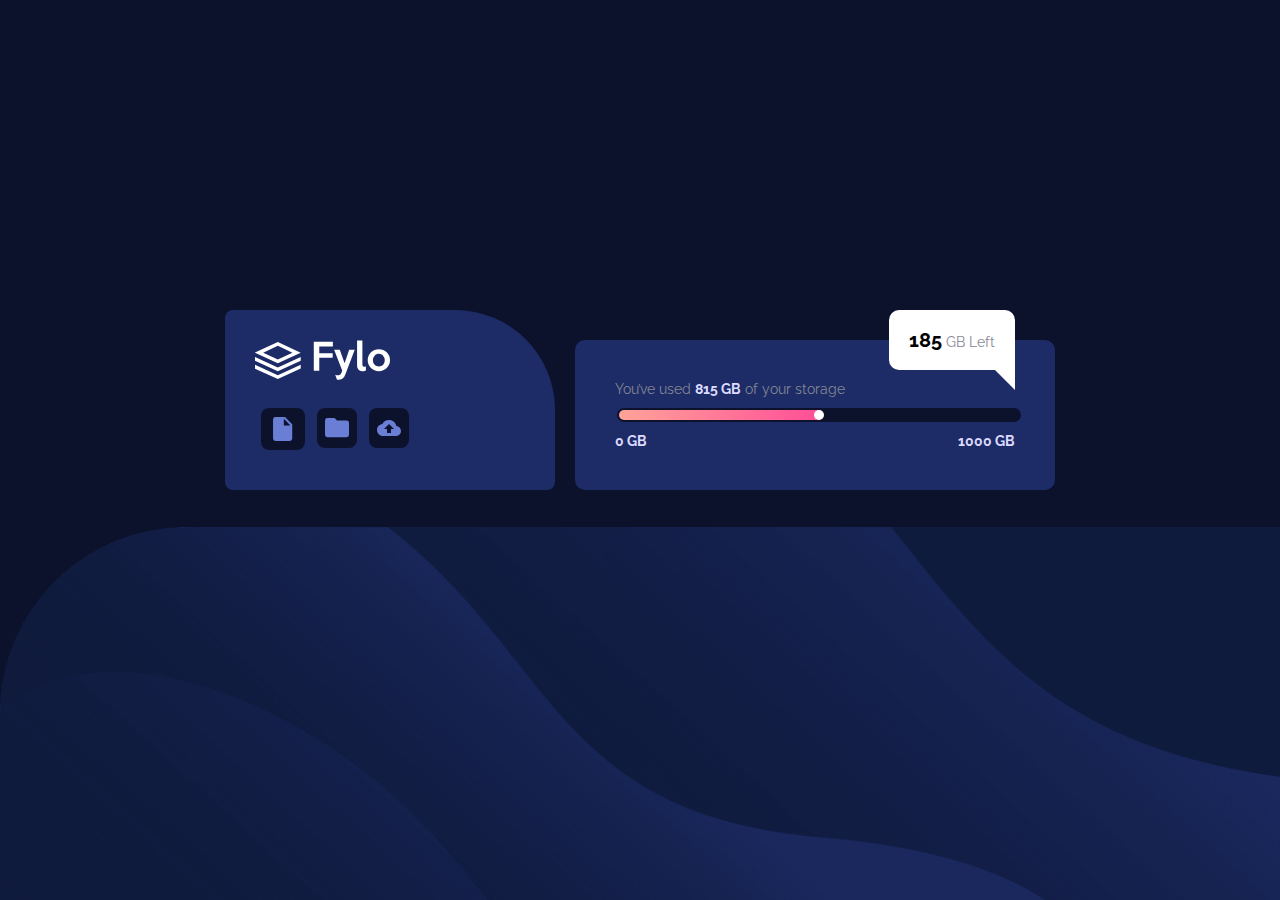
<file: index.html>
<!DOCTYPE html>
<html lang="en">
<head>
  <meta charset="UTF-8">
  <meta name="viewport" content="width=device-width, initial-scale=1.0"> <!-- displays site properly based on user's device -->

  <link rel="icon" type="image/png" sizes="32x32" href="./images/favicon-32x32.png">
  <link rel="stylesheet" href="reset.css">
  <link rel="stylesheet" href="style.css">

  <title>Frontend Mentor | Fylo data storage component</title>

  <!-- Feel free to remove these styles or customise in your own stylesheet 👍 -->
  <style>
    .attribution { font-size: 11px; text-align: center; }
    .attribution a { color: hsl(228, 45%, 44%); }
  </style>
</head>
<body>

  <div class="container-main">

    <div class="container-options">
      
      <a href="index.html"><img src="./images/logo.svg" alt=""><h1>Fylo</h1></a>

      <div class="options"> 

        <input type="document" name="file" class="button">
        <input type="button" name="folder" class="button">
        <input type="button" name="upload" class="button">
      
      </div>

    </div>

    <div class="storage">

      <p>You’ve used <span class="number">815 GB</span> of your storage</p> 

      <div class="limit">

        <div class="bar-progress"></div>
        <input class="slider" type="range" name="" id="" min="0" max="10">

        <span class="number start">0 GB</span>
        <span class="number end">1000 GB</span>

      </div>
      
    </div>

    <div class="ballon">
      <p><span class="number">185</span> GB Left</p>
    </div>
  </div>
  

  <!-- <div class="attribution">
    Challenge by <a href="https://www.frontendmentor.io?ref=challenge" target="_blank">Frontend Mentor</a>. 
    Coded by <a href="#">Your Name Here</a>.
  </div> -->
</body>
</html>
</file>
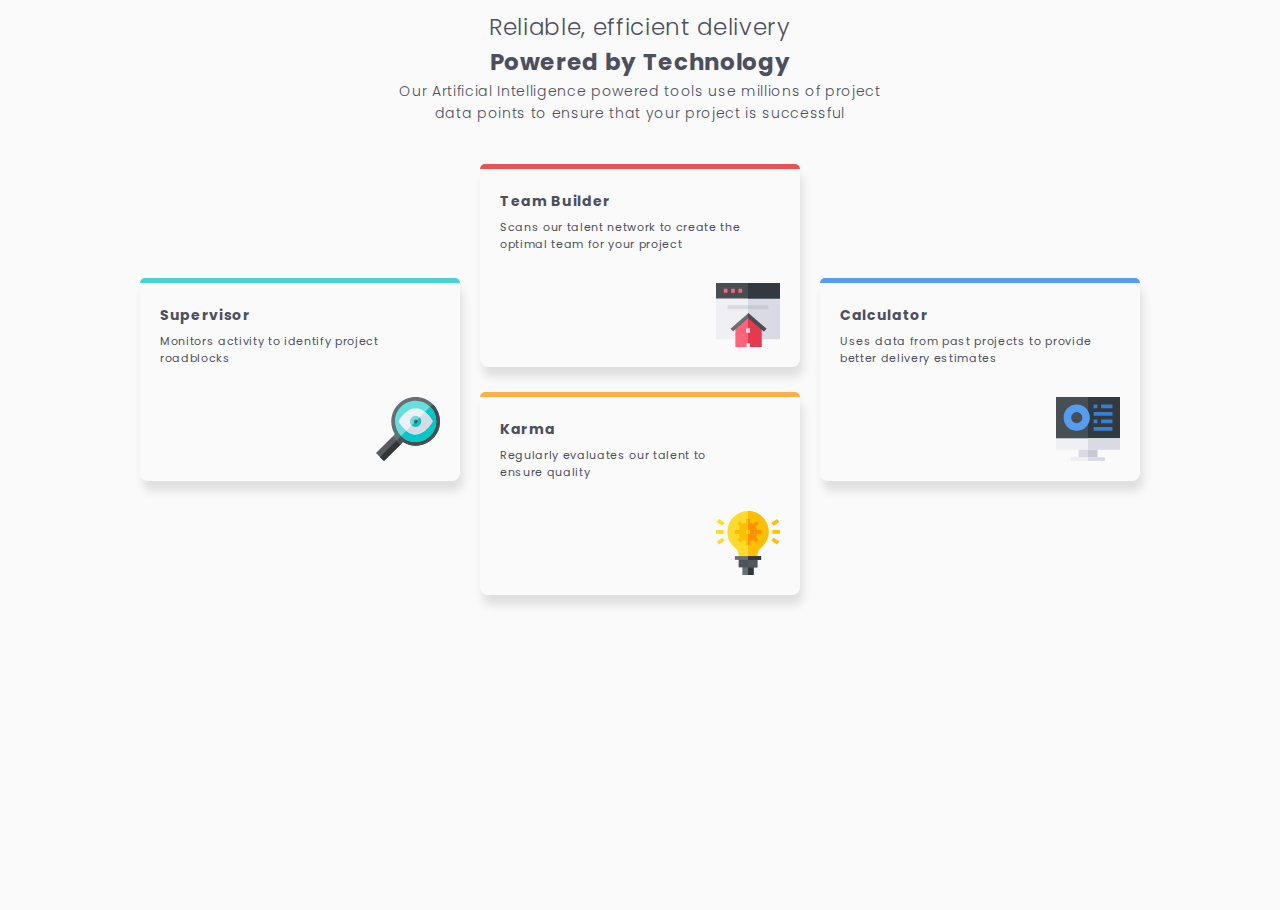
<file: four-card-feature-section-master/index.html>
<!DOCTYPE html>
<html lang="pt-BR">
<head>
  <meta charset="UTF-8">
  <meta name="viewport" content="width=device-width, initial-scale=1.0"> <!-- displays site properly based on user's device -->

  <link rel="icon" type="image/png" sizes="32x32" href="./images/favicon-32x32.png">

  <link rel="stylesheet" href="style.css">
  
  <title>Frontend Mentor | Four card feature section</title>

  <!-- Feel free to remove these styles or customise in your own stylesheet 👍 -->
  <style>
    .attribution { font-size: 11px; text-align: center; }
    .attribution a { color: hsl(228, 45%, 44%); }
  </style>
</head>
<body>
  <div class="title">

    <h2 class="title-page">Reliable, efficient delivery</h2>

    <h2 class="title-page">Powered by Technology</h2>

    <h3 class="subtitle-page">Our Artificial Intelligence powered tools use millions of project data points 
      to ensure that your project is successful</h3>

  </div>
  
    <div class="container-main">
        
        <div class="container-inside">
          <h2 class="title-page">Supervisor</h2>
          <p class="subtitle-card">Monitors activity to identify project roadblocks</p>
          <img src="./images/icon-supervisor.svg" alt="picture for demostrate of the supervisor"> 
        </div>

        <div class="center">
       
          <div class="container-inside">
            <h2 class="title-page">Team Builder</h2>
            <p class="subtitle-card">Scans our talent network to create the optimal team for your project</p>
            <img src="./images/icon-team-builder.svg" alt="picture of an house">  
          </div>
  
          <div class="container-inside">
            <h2 class="title-page">Karma</h2>
            <p class="subtitle-card">Regularly evaluates our talent to ensure quality</p>
            <img src="./images/icon-karma.svg" alt="picture of an lamp">  
          </div>
       
        </div>

        <div class="container-inside">
          <h2 class="title-page">Calculator</h2>
          <p class="subtitle-card">Uses data from past projects to provide better delivery estimates</p> 
          <img src="./images/icon-calculator.svg" alt="picture of a Calculator">
        </div>

    </div>
  
  <!-- <footer>
    <p class="attribution">
      Challenge by <a href="https://www.frontendmentor.io?ref=challenge" target="_blank">Frontend Mentor</a>. 
      Coded by <a href="#">Your Name Here</a>.
    </p>
  </footer> -->
</body>
</html>
</file>
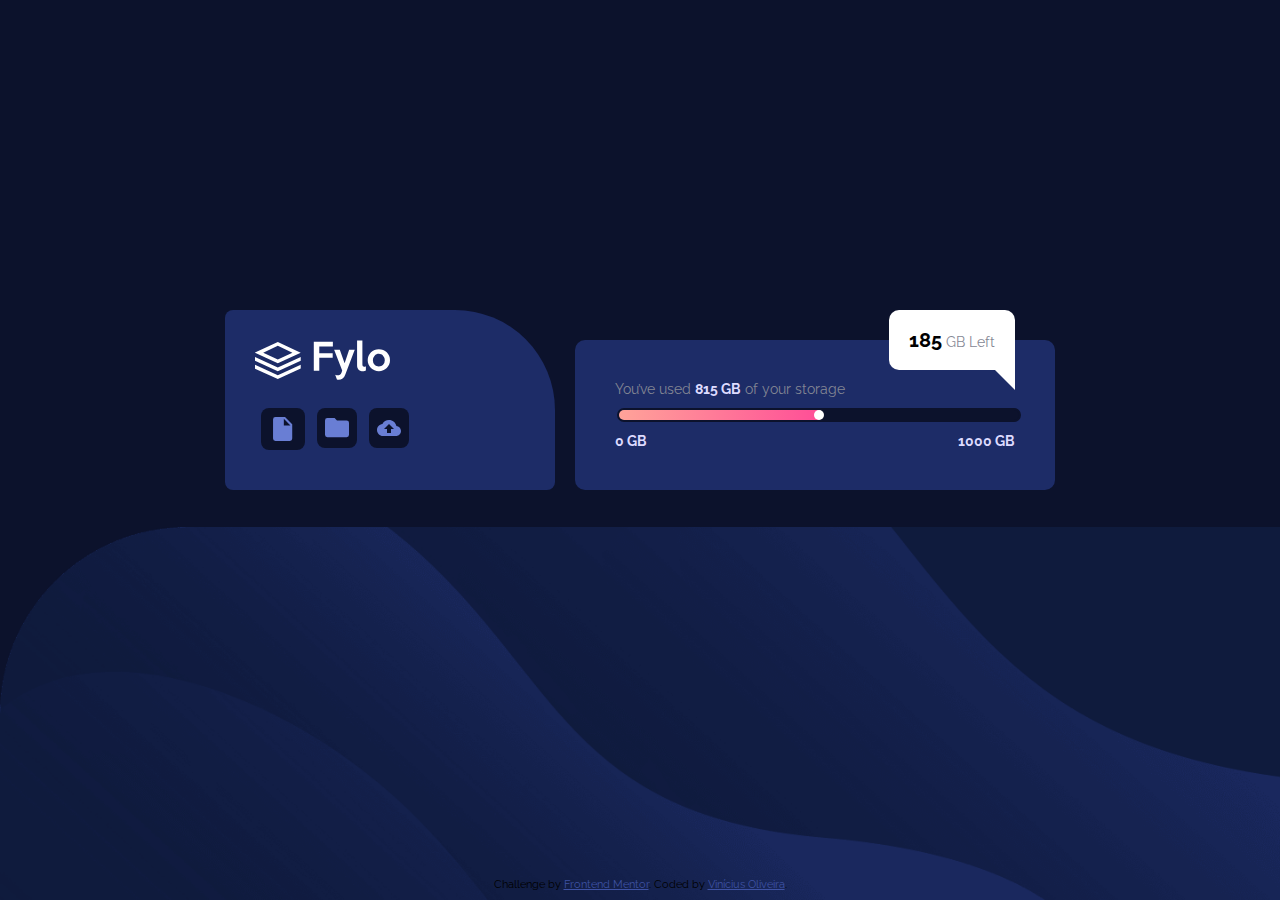
<file: fylo-data-storage-component-master/index.html>
<!DOCTYPE html>
<html lang="en">
<head>
  <meta charset="UTF-8">
  <meta name="viewport" content="width=device-width, initial-scale=1.0"> <!-- displays site properly based on user's device -->

  <link rel="icon" type="image/png" sizes="32x32" href="./images/favicon-32x32.png">
  <link rel="stylesheet" href="reset.css">
  <link rel="stylesheet" href="style.css">

  <title>Frontend Mentor | Fylo data storage component</title>

  <!-- Feel free to remove these styles or customise in your own stylesheet 👍 -->
  <style>
    .attribution { font-size: 11px; text-align: center; width: 300px; margin: 0 auto; position: absolute; bottom: 10px;}
    .attribution a { color: hsl(228, 45%, 44%); }
  </style>
</head>
<body>

  <div class="container-main">

    <div class="container-options">
      
      <a href="index.html"><img src="./images/logo.svg" alt=""><h1>Fylo</h1></a>

      <div class="options"> 

        <input type="document" name="file" class="button">
        <input type="button" name="folder" class="button">
        <input type="button" name="upload" class="button">
      
      </div>

    </div>

    <div class="storage">

      <p>You’ve used <span class="number">815 GB</span> of your storage</p> 

      <div class="limit">

        <div class="bar-progress"></div>
        <input class="slider" type="range" name="" id="" min="0" max="10">

        <span class="number start">0 GB</span>
        <span class="number end">1000 GB</span>

      </div>
      
    </div>

    <div class="ballon">
      <p><span class="number">185</span> GB Left</p>
    </div>
  </div>
    <div class="attribution">
      Challenge by <a href="https://www.frontendmentor.io?ref=challenge" target="_blank">Frontend Mentor</a>. 
      Coded by <a href="https://github.com/viniciusoln">Vinícius Oliveira</a>.
    </div> 

</body>
</html>
</file>
<file: style.css>
@import url('https://fonts.googleapis.com/css2?family=Raleway:ital,wght@0,100;0,200;0,300;0,400;0,500;0,600;0,700;0,800;0,900;1,100;1,200;1,300;1,400;1,500;1,600;1,700;1,800;1,900&display=swap');

body{
    font-size: 14px;
    font-family: 'Raleway', sans-serif;
    background: url(./images/bg-desktop.png) no-repeat;
    background-position: center bottom;
    background-size: 100vw;
    height: 100vh;
    display: flex;
    align-items: center;
    justify-content: center;
    background-color: hsl(229, 57%, 11%);
}

h1{
    visibility: hidden;
    display: none;
}

.container-main{
    display: flex;
    align-items: flex-end;
    justify-content: center;
    margin-bottom: 100px;
    position: relative;
}

.container-options{
    min-width: 300px;
    background-color:  hsl(228, 56%, 26%);
    padding: 30px 0px 0px 30px;
    border-radius: 8px;
    border-top-right-radius: 100px;
    margin-right: 20px;
    height: 150px;
}

.container-options > a{
    display: inline-block;
    margin-bottom: 20px;
}

.options{
    display: flex;
}

.button{
    width: 40px;
    height: 40px;
    border-radius: 8px;
    background-color: hsl(229, 57%, 11%);
    border: none;
    margin: 6px;
    background-repeat: no-repeat;
    background-position: center center;
    cursor: pointer;
}

.button:nth-child(1){
    background-image: url(./images/icon-document.svg);
}

.button:nth-child(2){
    background-image: url(./images/icon-folder.svg);
}

.button:nth-child(3){
    background-image: url(./images/icon-upload.svg);
}

.storage{
    display: flex;
    flex-direction: column;
    background-color: hsl(228, 56%, 26%);
    justify-content: center;
    color: hsl(229, 7%, 55%);
    padding: 0px 40px;
    min-width: 400px;
    font-weight: 400;
    border-radius: 10px;
    height: 150px;
    /* margin-top: 50px; */
}

.slider {
    -webkit-appearance: none;
    width: 100%;
    height: 10px;
    background:  hsl(229, 57%, 11%);
    border: 2px solid hsl(229, 57%, 11%);
    border-radius: 10px;
    outline: none;
  }
  
  .slider::-webkit-slider-thumb {
    -webkit-appearance: none;
    appearance: none;
    width: 10px;
    height: 10px;
    border-radius: 50%;
    background: #fff;
    cursor: pointer;
    z-index: 1;
    position: relative;
  }
  
  .slider::-moz-range-thumb {
    width: 25px;
    height: 25px;
    background: #fff;
    cursor: pointer;
  }

.limit{
    position: relative;
}

.bar-progress{
    width: 204px;
    height: 10px;
    border-radius: 10px;
    background-image: linear-gradient(90deg,hsl(6, 100%, 80%),hsl(335, 100%, 65%));
    position: absolute;
    top: 4px;
    left: 4px;
}

.storage > p{
    margin-bottom: 10px;
}

.number{
    font-weight: 700;
    color: hsl(243, 100%, 93%);
}

input ~ .number{
    margin-top: 10px;
}

.start{
    align-self: flex-start;
    float: left;
}

.end{
    float: right;
}

.ballon{
    background-color: #fff;
    color:hsl(229, 7%, 55%);
    font-weight: 400;
    padding: 20px;
    border-radius: 10px;
    position: absolute;
    top: 0%;
    left: 80%;
}

.ballon::after{
    content: '';
    border: 30px solid transparent;
    border-right-color: white;
    position: absolute;
    right: 0;
    bottom: -20px;
}

.ballon .number{
    color: #000;
    font-weight: 700;
    font-size: 20px;
}

@media screen and (max-width: 840px){
    body{
       background: url("./images/bg-mobile.png") center center no-repeat;
       background-size: cover;
    }

    .container-main{
        flex-direction: column;
        justify-content: center;
        align-items: center;
        width: 50%;
    }

    .container-options{
        margin: 20px 0px;
        width: 100%;
        padding: 10px 50px;
        min-width: 0;
    }

    .storage{
        width: 100%;
        min-width: 0;
        padding: 0px 50px;
    }

    .bar-progress{
        width: 50%;
    }

    .ballon{
        display: none;
    }
}
</file>
<file: four-card-feature-section-master/style.css>
@import url('https://fonts.googleapis.com/css2?family=Poppins:ital,wght@0,100;0,200;0,300;0,400;0,500;0,600;0,700;0,800;0,900;1,100;1,200;1,300;1,400;1,500;1,600;1,700;1,800;1,900&display=swap');

*{
    padding: 0;
    margin: 0;
    box-sizing: border-box;
}

html, body{
    width: 100%;
    height: 100vh;
}

body{
    font-family: 'Poppins';
    font-size: 15px;
    text-align: center;
    background-color: hsl(0, 0%, 98%);
}

.title{
    margin: 10px 0px 30px 0px;
}

.title-page{
    font-size: 23px;
    letter-spacing: .5pt;
    font-weight: 300;
    color:hsl(234, 12%, 34%);
    line-height: 35px;
}

.title h2 + h2{
    font-weight: bolder;
}

.subtitle-page{
    color:hsl(234, 12%, 34%);
    font-size: 14px;
    max-width: 40%;
    margin: 0 auto;
    letter-spacing: .5pt;
    line-height: 22px;
    font-weight: 300;
}

.container-main{
    display: flex;
    width: 60%;
    margin: 0 auto;
    align-items: center;
    justify-content: center;
    flex-direction: row;
}

.container-inside{
    min-width: 320px;
    height: auto;
    box-shadow: 3px 10px 10px rgba(0, 0, 0, 0.11);
    border-radius: 8px;
    padding: 20px;
    display: flex;
    flex-direction: column;
    text-align: left;
    margin: 10px;
    position: relative;
}

.container-inside:before{
    content: '';
    display: block;
    width: 100%;
    height: 5px;
    background-color: #000;
    position: absolute;
    top: 0;
    left: 0;
    border-top-left-radius: 8px;
    border-top-right-radius: 8px;
}

.center .container-inside:nth-child(2){
    margin-top: 25px;
}

.center .container-inside:before{
    background-color: hsl(0, 78%, 62%) !important;
}

.container-inside:nth-child(1):before{
    background-color: hsl(180, 62%, 55%);
}

.container-inside:nth-child(2):before{
    background-color: hsl(34, 97%, 64%) !important;
}

.container-inside:nth-child(3):before{
    background-color: hsl(212, 86%, 64%);
}

.container-inside h2{
    font-weight: bolder;
    font-size: 14px;
    position: relative;
}

.subtitle-card{
    color: hsl(234, 12%, 34%);
    font-size: 11px;
    max-width: 90%;
    font-weight: 400;
    letter-spacing: .5pt;
}

.container-inside img{
    max-width: 80px;
    height: auto;
    align-self: flex-end;
    margin-top: 30px;
}

@media only screen and (max-width: 1040px){

   .container-main{
       flex-direction: column;
       justify-content: center;
       align-content: center;
       width: 80%;
   }

   .container-inside{
       width: 500px;
       margin: 10px 0px;
   }

   .center{
       width: auto;
   }

}

@media only screen and (max-width: 560px){

    .container-inside{
        width: 80%;
        min-width: auto;
    }

    .center{
        display: flex;
        flex-direction: column;
        align-items: center;
    }

    .center .container-inside:nth-child(2){
        margin-top: 10px;
    }

    .title{
        margin-top: 50px;
    }

    .title-page{
        font-size: 16px;
    }

    .title h2 + h2{
        font-size: 14px;
    }

    .subtitle-page{
        max-width: 80%;
    }

}
</file>
<file: fylo-data-storage-component-master/style.css>
@import url('https://fonts.googleapis.com/css2?family=Raleway:ital,wght@0,100;0,200;0,300;0,400;0,500;0,600;0,700;0,800;0,900;1,100;1,200;1,300;1,400;1,500;1,600;1,700;1,800;1,900&display=swap');

body{
    font-size: 14px;
    font-family: 'Raleway', sans-serif;
    background: url(./images/bg-desktop.png) no-repeat;
    background-position: center bottom;
    background-size: 100vw;
    height: 100vh;
    display: flex;
    align-items: center;
    justify-content: center;
    background-color: hsl(229, 57%, 11%);
}

h1{
    visibility: hidden;
    display: none;
}

.container-main{
    display: flex;
    align-items: flex-end;
    justify-content: center;
    margin-bottom: 100px;
    position: relative;
}

.container-options{
    min-width: 300px;
    background-color:  hsl(228, 56%, 26%);
    padding: 30px 0px 0px 30px;
    border-radius: 8px;
    border-top-right-radius: 100px;
    margin-right: 20px;
    height: 150px;
}

.container-options > a{
    display: inline-block;
    margin-bottom: 20px;
}

.options{
    display: flex;
}

.button{
    width: 40px;
    height: 40px;
    border-radius: 8px;
    background-color: hsl(229, 57%, 11%);
    border: none;
    margin: 6px;
    background-repeat: no-repeat;
    background-position: center center;
    cursor: pointer;
}

.button:nth-child(1){
    background-image: url(./images/icon-document.svg);
}

.button:nth-child(2){
    background-image: url(./images/icon-folder.svg);
}

.button:nth-child(3){
    background-image: url(./images/icon-upload.svg);
}

.storage{
    display: flex;
    flex-direction: column;
    background-color: hsl(228, 56%, 26%);
    justify-content: center;
    color: hsl(229, 7%, 55%);
    padding: 0px 40px;
    min-width: 400px;
    font-weight: 400;
    border-radius: 10px;
    height: 150px;
    /* margin-top: 50px; */
}

.slider {
    -webkit-appearance: none;
    width: 100%;
    height: 10px;
    background:  hsl(229, 57%, 11%);
    border: 2px solid hsl(229, 57%, 11%);
    border-radius: 10px;
    outline: none;
  }
  
  .slider::-webkit-slider-thumb {
    -webkit-appearance: none;
    appearance: none;
    width: 10px;
    height: 10px;
    border-radius: 50%;
    background: #fff;
    cursor: pointer;
    z-index: 1;
    position: relative;
  }
  
  .slider::-moz-range-thumb {
    width: 25px;
    height: 25px;
    background: #fff;
    cursor: pointer;
  }

.limit{
    position: relative;
}

.bar-progress{
    width: 204px;
    height: 10px;
    border-radius: 10px;
    background-image: linear-gradient(90deg,hsl(6, 100%, 80%),hsl(335, 100%, 65%));
    position: absolute;
    top: 4px;
    left: 4px;
}

.storage > p{
    margin-bottom: 10px;
}

.number{
    font-weight: 700;
    color: hsl(243, 100%, 93%);
}

input ~ .number{
    margin-top: 10px;
}

.start{
    align-self: flex-start;
    float: left;
}

.end{
    float: right;
}

.ballon{
    background-color: #fff;
    color:hsl(229, 7%, 55%);
    font-weight: 400;
    padding: 20px;
    border-radius: 10px;
    position: absolute;
    top: 0%;
    left: 80%;
}

.ballon::after{
    content: '';
    border: 30px solid transparent;
    border-right-color: white;
    position: absolute;
    right: 0;
    bottom: -20px;
}

.ballon .number{
    color: #000;
    font-weight: 700;
    font-size: 20px;
}

@media screen and (max-width: 840px){
    body{
       background: url("./images/bg-mobile.png") center center no-repeat;
       background-size: cover;
    }

    .container-main{
        flex-direction: column;
        justify-content: center;
        align-items: center;
        width: 50%;
    }

    .container-options{
        margin: 20px 0px;
        width: 100%;
        padding: 20px 50px;
        padding-bottom: 0px;
        min-width: 0;
    }

    .storage{
        width: 100%;
        min-width: 0;
        padding: 0px 50px;
    }

    .bar-progress{
        width: 50%;
    }

    .ballon::after{
        display: none;
    }

    .ballon{
        position: absolute;
        top: 92%;
        left: 50%;
        transform: translateX(-50%);
    }
}
</file>
